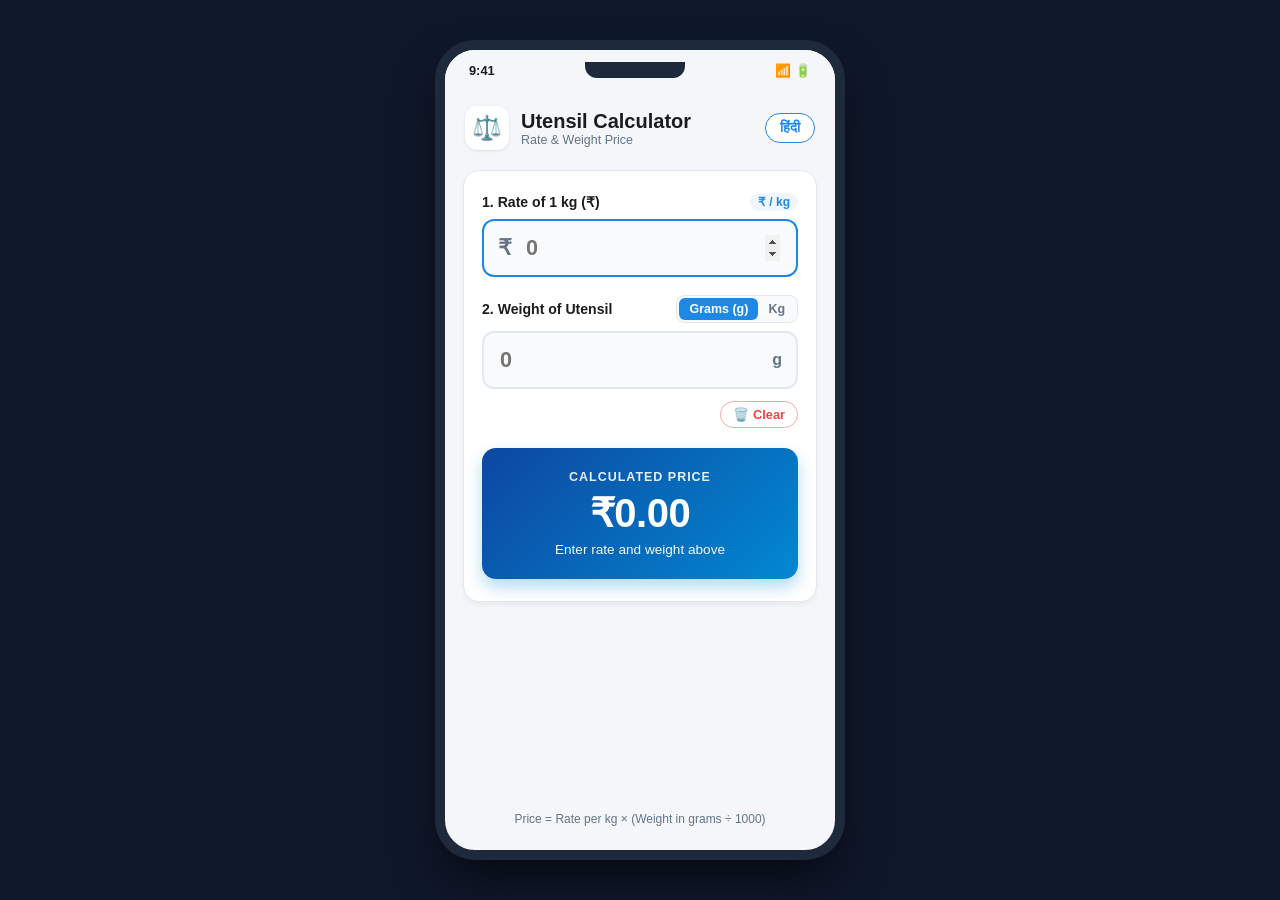
<file: mobile_preview/index.html>
<!DOCTYPE html>
<html lang="en">
<head>
  <meta charset="UTF-8">
  <meta name="viewport" content="width=device-width, initial-scale=1.0, maximum-scale=1.0, user-scalable=no">
  <meta name="apple-mobile-web-app-capable" content="yes">
  <meta name="apple-mobile-web-app-status-bar-style" content="black-translucent">
  <link rel="manifest" href="manifest.json">
  <title>Utensil Calculator</title>
  <link rel="stylesheet" href="style.css">
</head>
<body>
  <!-- Phone Frame Wrapper -->
  <div class="phone-frame">
    <!-- Top Status Bar -->
    <div class="phone-status-bar">
      <span>9:41</span>
      <div class="phone-notch"></div>
      <div class="status-icons">📶 🔋</div>
    </div>

    <!-- App Content -->
    <div class="app-content">
      <!-- Header with Language Switcher -->
      <header class="app-header">
        <div class="logo-box">⚖️</div>
        <div>
          <h1 id="txt-title">Utensil Calculator</h1>
          <p class="subtitle" id="txt-subtitle">Rate & Weight Price</p>
        </div>
        <button type="button" class="lang-btn" id="btn-lang-toggle">हिंदी</button>
      </header>

      <!-- Main Clean Card -->
      <main class="card main-calculator">
        <!-- Block 1: Rate per kg -->
        <div class="input-group">
          <div class="label-row">
            <label for="rate-per-kg" id="lbl-rate">1. Rate of 1 kg (₹)</label>
            <span class="currency-badge">₹ / kg</span>
          </div>
          <div class="input-wrapper input-with-prefix">
            <span class="prefix">₹</span>
            <input type="number" id="rate-per-kg" inputmode="decimal" step="any" placeholder="0" autofocus>
          </div>
        </div>

        <!-- Block 2: Utensil Weight -->
        <div class="input-group">
          <div class="label-row">
            <label for="weight" id="lbl-weight">2. Weight of Utensil</label>
            <div class="unit-toggle" role="radiogroup">
              <button type="button" class="unit-btn active" id="unit-grams">Grams (g)</button>
              <button type="button" class="unit-btn" id="unit-kg">Kg</button>
            </div>
          </div>
          <div class="input-wrapper input-with-suffix">
            <input type="number" id="weight" inputmode="decimal" step="any" placeholder="0">
            <span class="suffix" id="unit-suffix">g</span>
          </div>
        </div>

        <!-- Clear Button -->
        <div class="clear-row">
          <button type="button" class="btn-clear" id="btn-clear">🗑️ Clear</button>
        </div>

        <!-- Big Price Result Box -->
        <div class="result-box">
          <div class="result-label" id="lbl-result">CALCULATED PRICE</div>
          <div class="result-amount" id="total-price">₹0.00</div>
          <div class="result-formula" id="formula-breakdown">Enter rate and weight above</div>
        </div>
      </main>

      <footer class="simple-footer">
        <p id="txt-formula-hint">Price = Rate per kg × (Weight in grams ÷ 1000)</p>
      </footer>
    </div>
  </div>

  <script src="app.js"></script>
</body>
</html>
</file>
<file: mobile_preview/style.css>
:root {
  --primary: #1e88e5;
  --primary-hover: #1565c0;
  --accent: #00c853;
  --bg-app: #f4f6f9;
  --bg-card: #ffffff;
  --text-main: #1a1c1e;
  --text-muted: #64748b;
  --border: #e2e8f0;
  --input-bg: #f8fafc;
  --radius-sm: 8px;
  --radius-md: 16px;
}

* {
  box-sizing: border-box;
  margin: 0;
  padding: 0;
  font-family: -apple-system, BlinkMacSystemFont, "Segoe UI", Roboto, sans-serif;
  -webkit-tap-highlight-color: transparent;
}

body {
  background: #0f172a;
  min-height: 100vh;
  display: flex;
  justify-content: center;
  align-items: center;
  padding: 16px;
}

/* Phone Frame */
.phone-frame {
  width: 100%;
  max-width: 410px;
  height: 94vh;
  max-height: 820px;
  background: var(--bg-app);
  border-radius: 40px;
  border: 10px solid #1e293b;
  box-shadow: 0 25px 50px -12px rgba(0, 0, 0, 0.7);
  display: flex;
  flex-direction: column;
  overflow: hidden;
  position: relative;
}

/* Top Phone Notch / Status Bar */
.phone-status-bar {
  display: flex;
  justify-content: space-between;
  align-items: center;
  padding: 12px 24px 8px;
  font-size: 0.8rem;
  font-weight: 600;
  color: var(--text-main);
  background: var(--bg-app);
}

.phone-notch {
  width: 100px;
  height: 16px;
  background: #1e293b;
  border-radius: 0 0 12px 12px;
}

/* App Content Scrollable */
.app-content {
  flex: 1;
  overflow-y: auto;
  padding: 16px 18px;
  display: flex;
  flex-direction: column;
  gap: 16px;
}

.app-header {
  display: flex;
  align-items: center;
  gap: 12px;
  padding: 4px 2px;
}

.logo-box {
  width: 44px;
  height: 44px;
  font-size: 24px;
  display: flex;
  align-items: center;
  justify-content: center;
  background: #ffffff;
  border-radius: 12px;
  box-shadow: 0 1px 3px rgba(0, 0, 0, 0.1);
}

h1 {
  font-size: 1.25rem;
  font-weight: 800;
  color: var(--text-main);
  line-height: 1.2;
}

.subtitle {
  font-size: 0.78rem;
  color: var(--text-muted);
}

.lang-btn {
  margin-left: auto;
  background: #ffffff;
  border: 1.5px solid var(--primary);
  color: var(--primary);
  font-weight: 700;
  font-size: 0.85rem;
  padding: 6px 14px;
  border-radius: 20px;
  cursor: pointer;
  transition: all 0.2s;
}

.lang-btn:hover {
  background: var(--primary);
  color: #ffffff;
}

/* Card */
.card {
  background: var(--bg-card);
  border-radius: var(--radius-md);
  padding: 22px 18px;
  border: 1px solid var(--border);
  box-shadow: 0 4px 6px -1px rgba(0, 0, 0, 0.05);
}

.input-group {
  margin-bottom: 18px;
}

.label-row {
  display: flex;
  justify-content: space-between;
  align-items: center;
  margin-bottom: 8px;
}

label {
  font-size: 0.88rem;
  font-weight: 700;
  color: var(--text-main);
}

.currency-badge {
  font-size: 0.75rem;
  background: #eff6ff;
  color: var(--primary);
  font-weight: 700;
  padding: 2px 8px;
  border-radius: 12px;
}

.unit-toggle {
  display: flex;
  background: var(--input-bg);
  border: 1px solid var(--border);
  border-radius: 8px;
  padding: 2px;
}

.unit-btn {
  border: none;
  background: transparent;
  padding: 4px 10px;
  font-size: 0.78rem;
  font-weight: 600;
  color: var(--text-muted);
  border-radius: 6px;
  cursor: pointer;
}

.unit-btn.active {
  background: var(--primary);
  color: #ffffff;
}

/* Input Fields */
.input-wrapper {
  position: relative;
  display: flex;
  align-items: center;
}

input {
  width: 100%;
  background: var(--input-bg);
  border: 2px solid var(--border);
  border-radius: 12px;
  color: var(--text-main);
  padding: 14px 16px;
  font-size: 1.35rem;
  font-weight: 800;
  outline: none;
  transition: border-color 0.15s;
}

input:focus {
  border-color: var(--primary);
}

.input-with-prefix input {
  padding-left: 42px;
}

.prefix {
  position: absolute;
  left: 16px;
  font-size: 1.35rem;
  font-weight: 800;
  color: var(--text-muted);
}

.input-with-suffix input {
  padding-right: 46px;
}

.suffix {
  position: absolute;
  right: 16px;
  font-size: 1rem;
  font-weight: 700;
  color: var(--text-muted);
}

.clear-row {
  display: flex;
  justify-content: flex-end;
  margin-top: -6px;
  margin-bottom: 20px;
}

.btn-clear {
  background: none;
  border: 1px solid #fca5a5;
  color: #ef4444;
  font-size: 0.8rem;
  font-weight: 700;
  padding: 5px 12px;
  border-radius: 16px;
  cursor: pointer;
}

.btn-clear:hover {
  background: #fef2f2;
}

/* Result Box */
.result-box {
  background: linear-gradient(135deg, #0d47a1, #0288d1);
  color: #ffffff;
  border-radius: 14px;
  padding: 22px 16px;
  text-align: center;
  box-shadow: 0 8px 16px rgba(2, 136, 209, 0.3);
}

.result-label {
  font-size: 0.78rem;
  text-transform: uppercase;
  letter-spacing: 1px;
  opacity: 0.9;
  font-weight: 700;
}

.result-amount {
  font-size: 2.5rem;
  font-weight: 900;
  margin: 6px 0;
  letter-spacing: -0.5px;
}

.result-formula {
  font-size: 0.85rem;
  opacity: 0.95;
  font-weight: 500;
}

.simple-footer {
  text-align: center;
  font-size: 0.75rem;
  color: var(--text-muted);
  margin-top: auto;
  padding: 8px 0;
}
</file>
